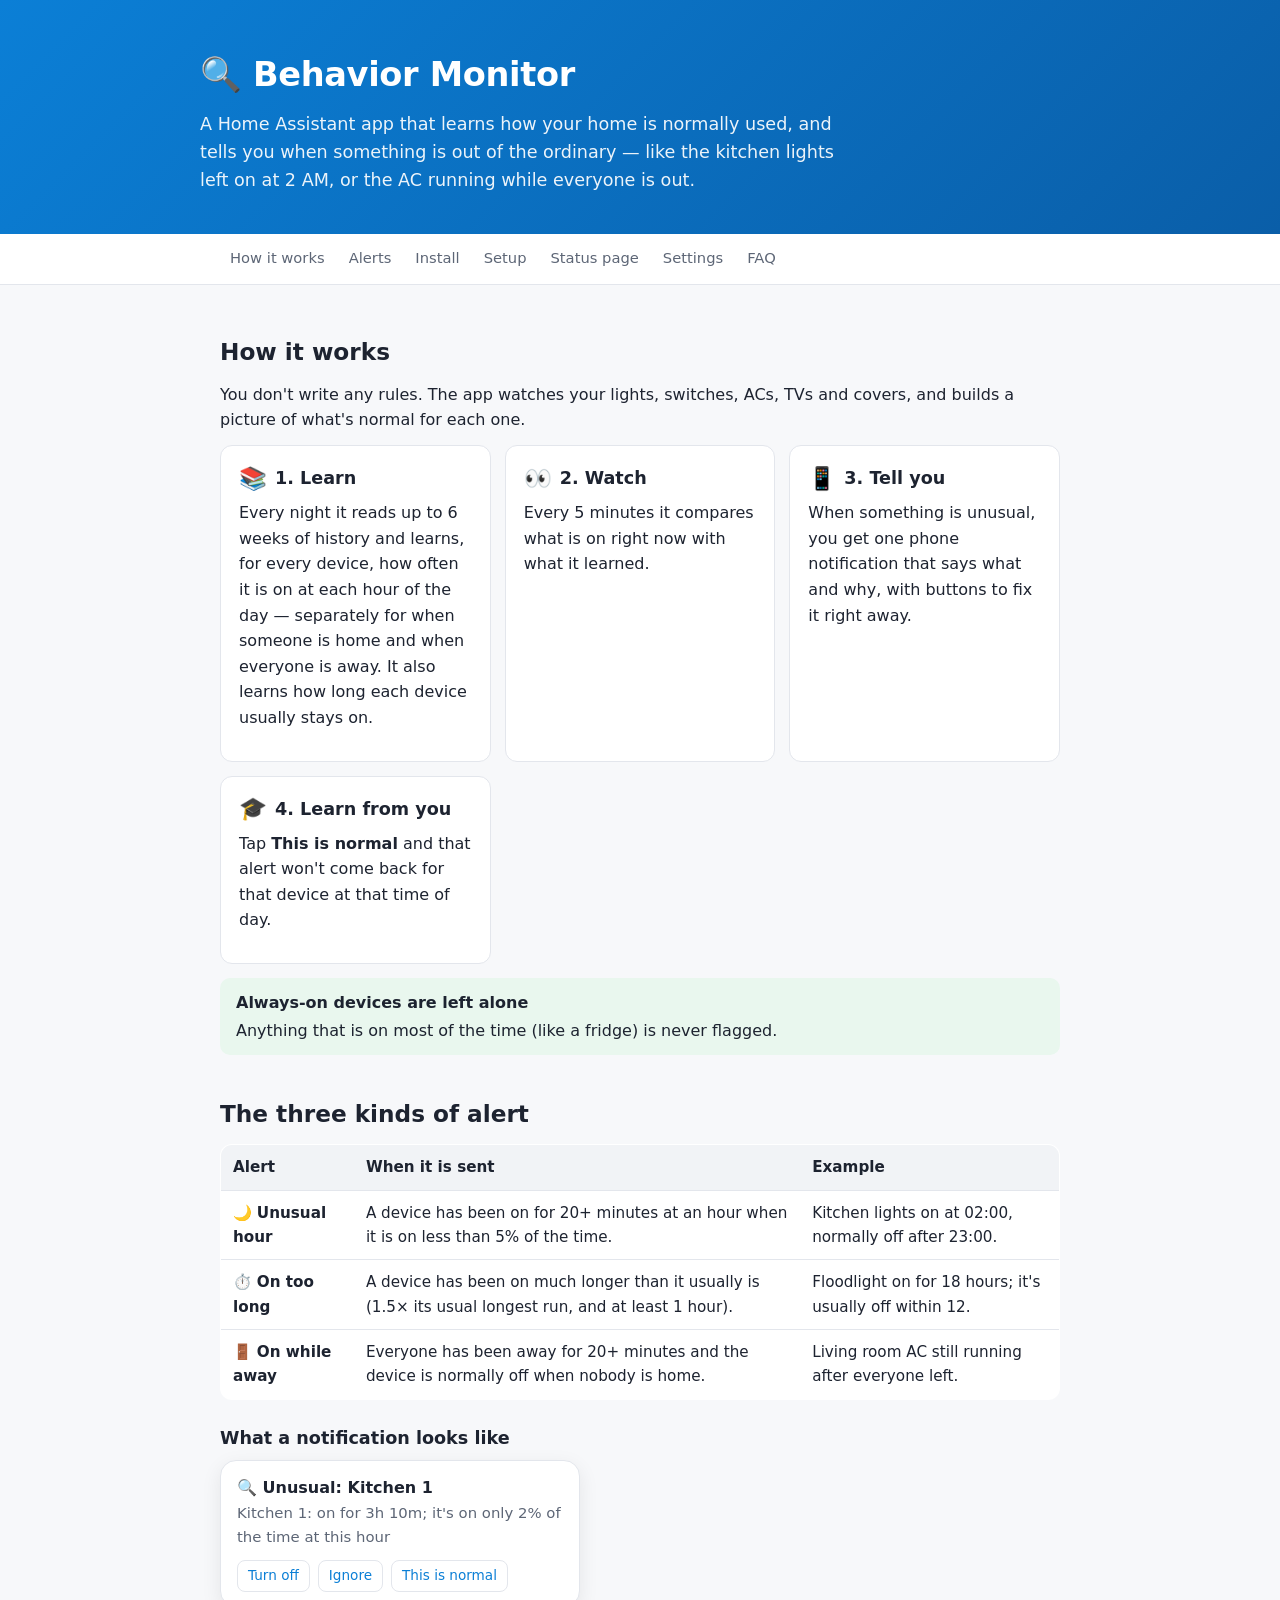
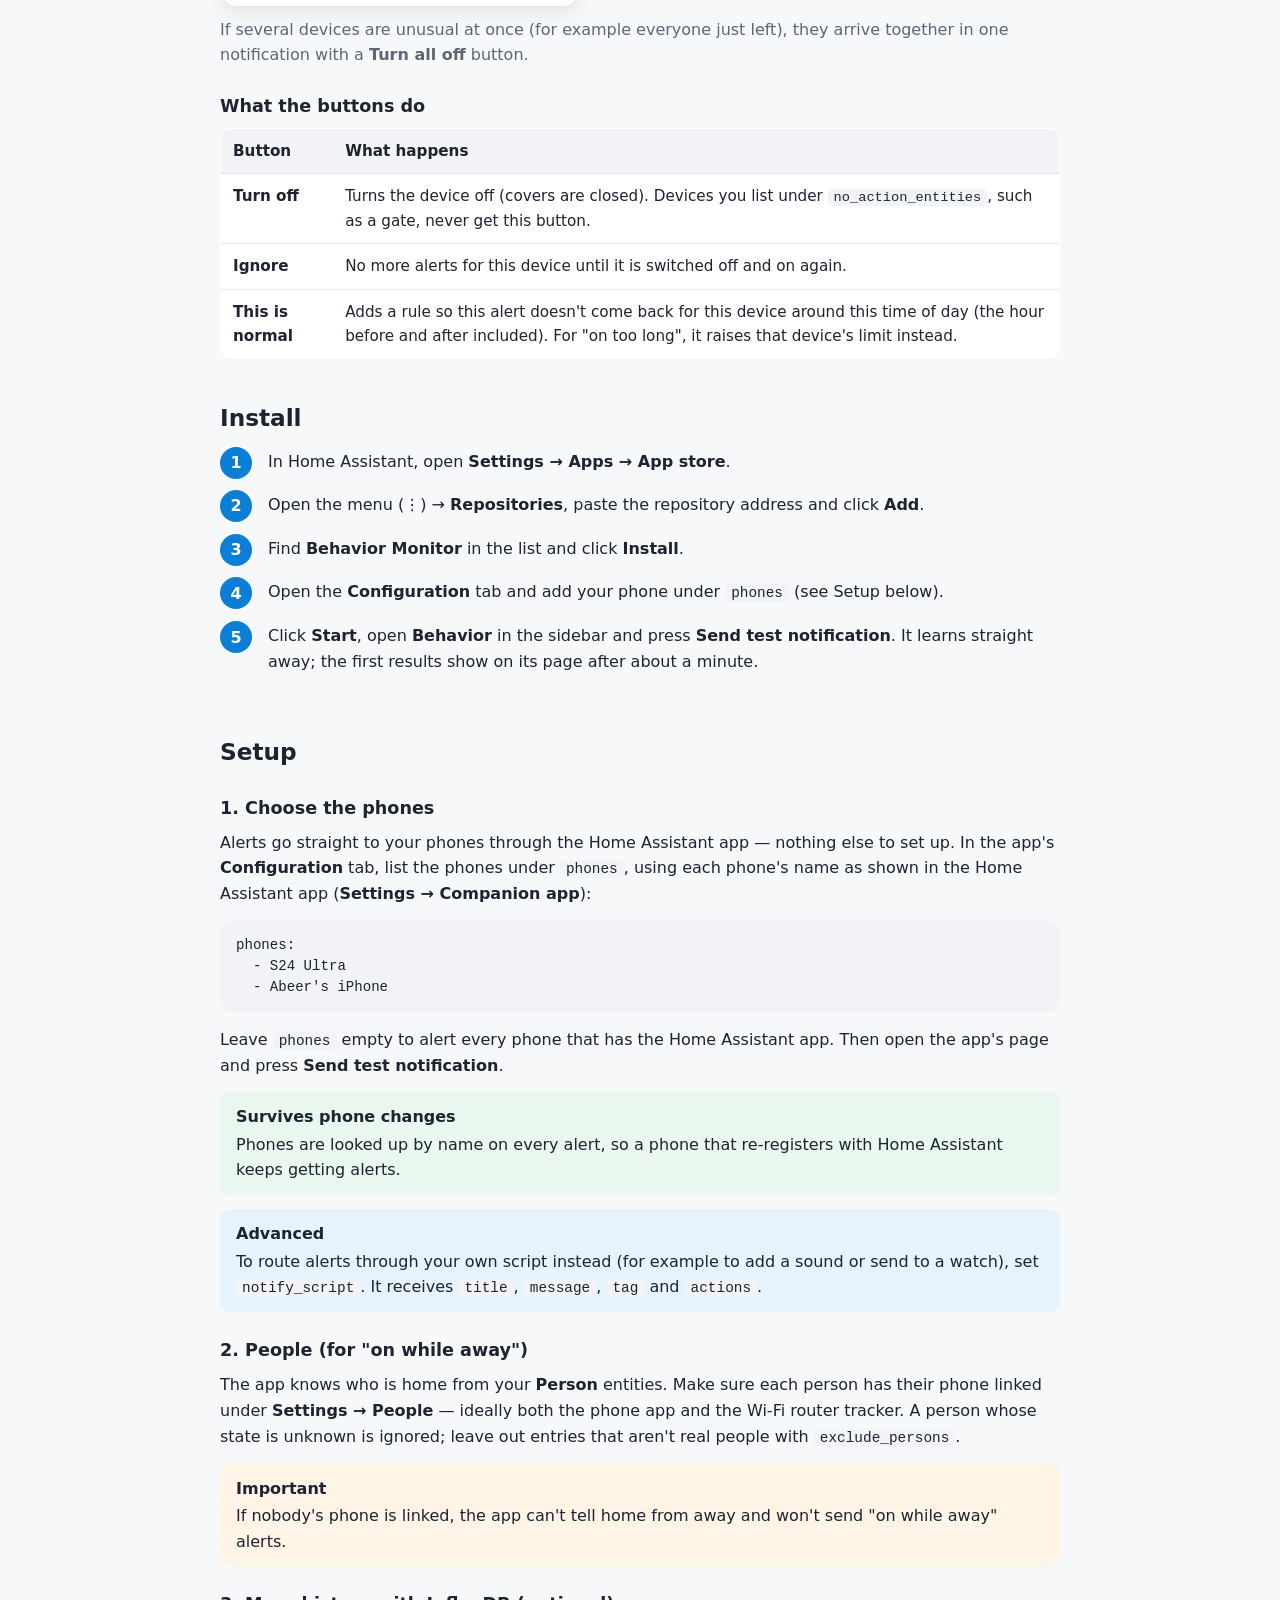
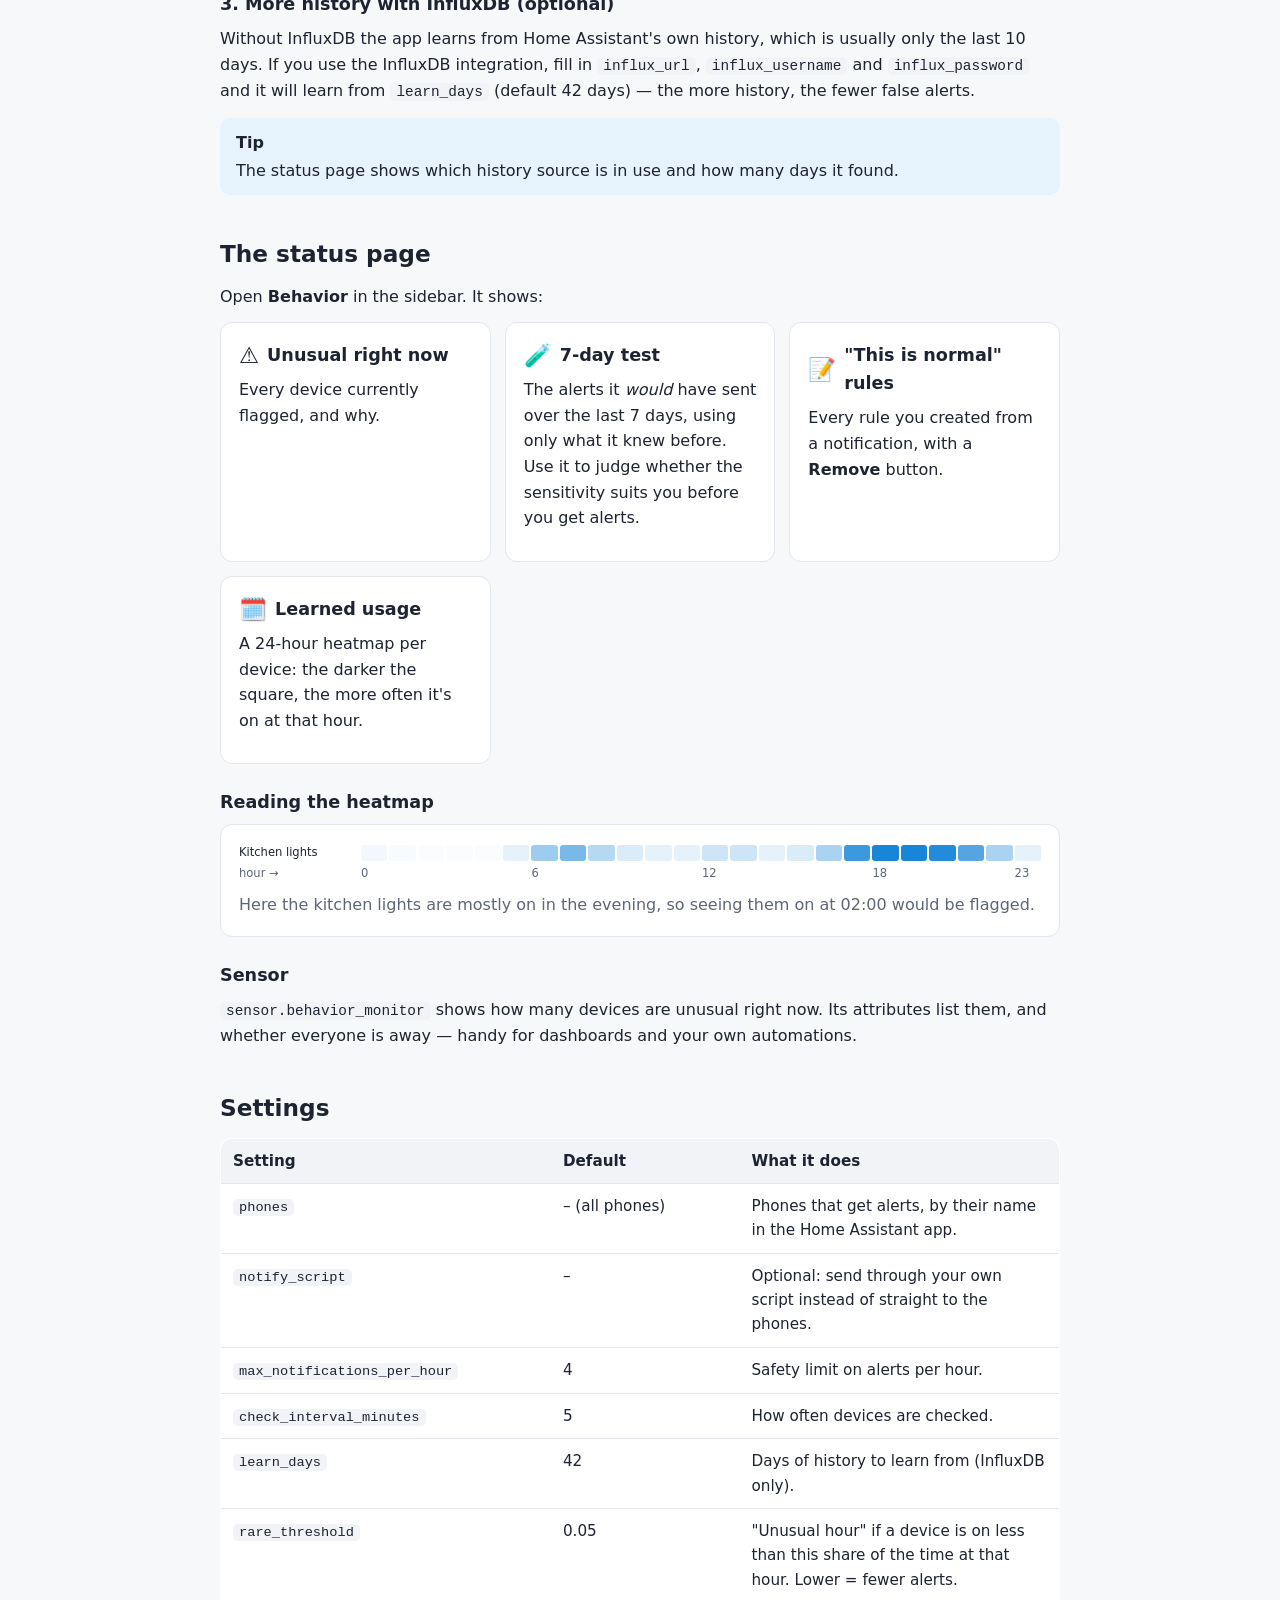
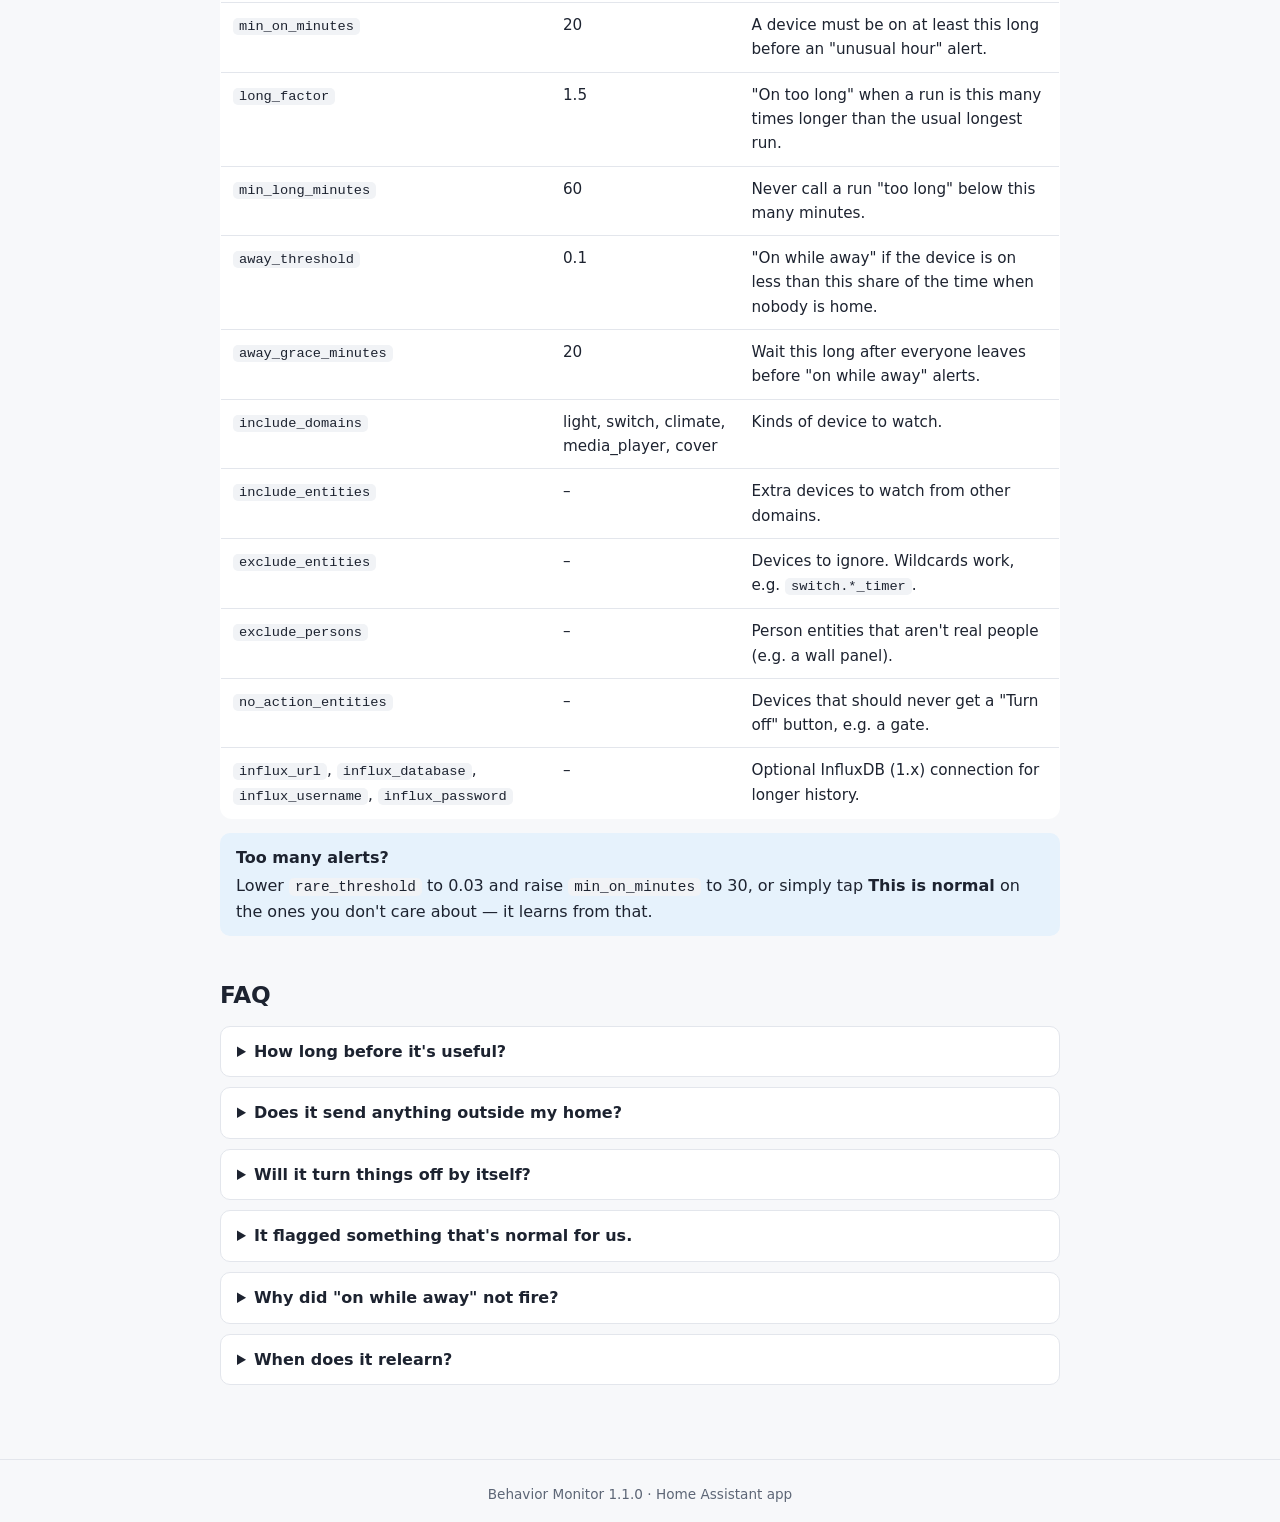
<file: behavior_monitor/docs/index.html>
<!DOCTYPE html>
<html lang="en">
<head>
<meta charset="utf-8">
<meta name="viewport" content="width=device-width, initial-scale=1">
<title>Behavior Monitor – User Guide</title>
<style>
  :root {
    --bg: #f7f8fa; --card: #ffffff; --text: #1d2330; --muted: #5d6676; --line: #e3e6ec;
    --accent: #0b7fd6; --accent-soft: #e6f2fc; --warn: #b45309; --warn-soft: #fff4e5;
    --ok: #15803d; --ok-soft: #e9f7ee; --code: #f1f3f6;
  }
  @media (prefers-color-scheme: dark) {
    :root {
      --bg: #11151c; --card: #1a2029; --text: #e7eaf0; --muted: #9aa3b2; --line: #2a313c;
      --accent: #4aa8f0; --accent-soft: #17293a; --warn: #f0a24a; --warn-soft: #2e2416;
      --ok: #4ccf7c; --ok-soft: #16291e; --code: #222a35;
    }
  }
  * { box-sizing: border-box; }
  body { margin: 0; font: 16px/1.6 system-ui, -apple-system, "Segoe UI", Roboto, sans-serif; background: var(--bg); color: var(--text); }
  header { background: linear-gradient(135deg, #0b7fd6, #0a5ea8); color: #fff; padding: 48px 20px 40px; }
  header .wrap { max-width: 880px; margin: 0 auto; }
  header h1 { margin: 0 0 8px; font-size: 2.1rem; letter-spacing: -0.01em; }
  header p { margin: 0; font-size: 1.1rem; opacity: .92; max-width: 640px; }
  nav { position: sticky; top: 0; z-index: 2; background: var(--card); border-bottom: 1px solid var(--line); }
  nav .wrap { max-width: 880px; margin: 0 auto; padding: 0 20px; display: flex; gap: 4px; overflow-x: auto; }
  nav a { color: var(--muted); text-decoration: none; padding: 12px 10px; white-space: nowrap; font-size: .92rem; border-bottom: 2px solid transparent; }
  nav a:hover { color: var(--accent); border-bottom-color: var(--accent); }
  main { max-width: 880px; margin: 0 auto; padding: 8px 20px 64px; }
  section { margin-top: 40px; }
  h2 { font-size: 1.45rem; margin: 0 0 12px; }
  h3 { font-size: 1.1rem; margin: 24px 0 8px; }
  p { margin: 0 0 12px; }
  .muted { color: var(--muted); }
  .grid { display: grid; gap: 14px; grid-template-columns: repeat(auto-fit, minmax(240px, 1fr)); }
  .card { background: var(--card); border: 1px solid var(--line); border-radius: 12px; padding: 18px; }
  .card h3 { margin-top: 0; display: flex; align-items: center; gap: 8px; }
  .icon { font-size: 1.4rem; line-height: 1; }
  .steps { counter-reset: s; list-style: none; padding: 0; margin: 0; }
  .steps li { counter-increment: s; position: relative; padding: 0 0 18px 48px; }
  .steps li::before { content: counter(s); position: absolute; left: 0; top: -2px; width: 32px; height: 32px; border-radius: 50%; background: var(--accent); color: #fff; display: grid; place-items: center; font-weight: 600; }
  .note { border-radius: 10px; padding: 12px 16px; margin: 14px 0; }
  .note.tip { background: var(--accent-soft); }
  .note.warn { background: var(--warn-soft); }
  .note.ok { background: var(--ok-soft); }
  .note strong { display: block; margin-bottom: 2px; }
  code { background: var(--code); padding: 1px 6px; border-radius: 5px; font-size: .9em; }
  pre { background: var(--code); padding: 14px 16px; border-radius: 10px; overflow-x: auto; font-size: .88rem; line-height: 1.5; }
  table { width: 100%; border-collapse: collapse; background: var(--card); border: 1px solid var(--line); border-radius: 12px; overflow: hidden; font-size: .95rem; }
  th, td { text-align: left; padding: 10px 12px; border-bottom: 1px solid var(--line); vertical-align: top; }
  th { background: var(--code); font-weight: 600; }
  tr:last-child td { border-bottom: 0; }
  .phone { max-width: 360px; background: var(--card); border: 1px solid var(--line); border-radius: 16px; padding: 14px 16px; box-shadow: 0 6px 20px rgba(0,0,0,.08); }
  .phone .t { font-weight: 600; }
  .phone .b { color: var(--muted); font-size: .93rem; margin: 2px 0 10px; }
  .phone .btns { display: flex; gap: 8px; flex-wrap: wrap; }
  .phone .btns span { border: 1px solid var(--line); border-radius: 8px; padding: 4px 10px; font-size: .85rem; color: var(--accent); }
  .heat { display: grid; grid-template-columns: 120px repeat(24, 1fr); gap: 2px; font-size: .72rem; align-items: center; }
  .heat div.c { height: 16px; border-radius: 3px; background: var(--accent); }
  .faq details { background: var(--card); border: 1px solid var(--line); border-radius: 10px; padding: 12px 16px; margin-bottom: 10px; }
  .faq summary { cursor: pointer; font-weight: 600; }
  .faq details[open] summary { margin-bottom: 8px; }
  footer { text-align: center; color: var(--muted); font-size: .85rem; padding: 24px; border-top: 1px solid var(--line); }
</style>
</head>
<body>

<header>
  <div class="wrap">
    <h1>🔍 Behavior Monitor</h1>
    <p>A Home Assistant app that learns how your home is normally used, and tells you when something is out of the ordinary — like the kitchen lights left on at 2&nbsp;AM, or the AC running while everyone is out.</p>
  </div>
</header>

<nav><div class="wrap">
  <a href="#how">How it works</a>
  <a href="#alerts">Alerts</a>
  <a href="#install">Install</a>
  <a href="#setup">Setup</a>
  <a href="#page">Status page</a>
  <a href="#settings">Settings</a>
  <a href="#faq">FAQ</a>
</div></nav>

<main>

<section id="how">
  <h2>How it works</h2>
  <p>You don't write any rules. The app watches your lights, switches, ACs, TVs and covers, and builds a picture of what's normal for each one.</p>
  <div class="grid">
    <div class="card"><h3><span class="icon">📚</span> 1. Learn</h3>
      <p>Every night it reads up to 6 weeks of history and learns, for every device, how often it is on at each hour of the day — separately for when someone is home and when everyone is away. It also learns how long each device usually stays on.</p></div>
    <div class="card"><h3><span class="icon">👀</span> 2. Watch</h3>
      <p>Every 5 minutes it compares what is on right now with what it learned.</p></div>
    <div class="card"><h3><span class="icon">📱</span> 3. Tell you</h3>
      <p>When something is unusual, you get one phone notification that says what and why, with buttons to fix it right away.</p></div>
    <div class="card"><h3><span class="icon">🎓</span> 4. Learn from you</h3>
      <p>Tap <b>This is normal</b> and that alert won't come back for that device at that time of day.</p></div>
  </div>
  <div class="note ok"><strong>Always-on devices are left alone</strong>Anything that is on most of the time (like a fridge) is never flagged.</div>
</section>

<section id="alerts">
  <h2>The three kinds of alert</h2>
  <table>
    <tr><th>Alert</th><th>When it is sent</th><th>Example</th></tr>
    <tr><td>🌙 <b>Unusual hour</b></td><td>A device has been on for 20+ minutes at an hour when it is on less than 5% of the time.</td><td>Kitchen lights on at 02:00, normally off after 23:00.</td></tr>
    <tr><td>⏱️ <b>On too long</b></td><td>A device has been on much longer than it usually is (1.5× its usual longest run, and at least 1 hour).</td><td>Floodlight on for 18 hours; it's usually off within 12.</td></tr>
    <tr><td>🚪 <b>On while away</b></td><td>Everyone has been away for 20+ minutes and the device is normally off when nobody is home.</td><td>Living room AC still running after everyone left.</td></tr>
  </table>

  <h3>What a notification looks like</h3>
  <div class="phone">
    <div class="t">🔍 Unusual: Kitchen 1</div>
    <div class="b">Kitchen 1: on for 3h 10m; it's on only 2% of the time at this hour</div>
    <div class="btns"><span>Turn off</span><span>Ignore</span><span>This is normal</span></div>
  </div>
  <p class="muted" style="margin-top:10px">If several devices are unusual at once (for example everyone just left), they arrive together in one notification with a <b>Turn all off</b> button.</p>

  <h3>What the buttons do</h3>
  <table>
    <tr><th>Button</th><th>What happens</th></tr>
    <tr><td><b>Turn off</b></td><td>Turns the device off (covers are closed). Devices you list under <code>no_action_entities</code>, such as a gate, never get this button.</td></tr>
    <tr><td><b>Ignore</b></td><td>No more alerts for this device until it is switched off and on again.</td></tr>
    <tr><td><b>This is normal</b></td><td>Adds a rule so this alert doesn't come back for this device around this time of day (the hour before and after included). For "on too long", it raises that device's limit instead.</td></tr>
  </table>
</section>

<section id="install">
  <h2>Install</h2>
  <ol class="steps">
    <li>In Home Assistant, open <b>Settings → Apps → App store</b>.</li>
    <li>Open the menu (⋮) → <b>Repositories</b>, paste the repository address and click <b>Add</b>.</li>
    <li>Find <b>Behavior Monitor</b> in the list and click <b>Install</b>.</li>
    <li>Open the <b>Configuration</b> tab and add your phone under <code>phones</code> (see Setup below).</li>
    <li>Click <b>Start</b>, open <b>Behavior</b> in the sidebar and press <b>Send test notification</b>. It learns straight away; the first results show on its page after about a minute.</li>
  </ol>
</section>

<section id="setup">
  <h2>Setup</h2>

  <h3>1. Choose the phones</h3>
  <p>Alerts go straight to your phones through the Home Assistant app — nothing else to set up. In the app's <b>Configuration</b> tab, list the phones under <code>phones</code>, using each phone's name as shown in the Home Assistant app (<b>Settings → Companion app</b>):</p>
<pre>phones:
  - S24 Ultra
  - Abeer's iPhone</pre>
  <p>Leave <code>phones</code> empty to alert every phone that has the Home Assistant app. Then open the app's page and press <b>Send test notification</b>.</p>
  <div class="note ok"><strong>Survives phone changes</strong>Phones are looked up by name on every alert, so a phone that re-registers with Home Assistant keeps getting alerts.</div>
  <div class="note tip"><strong>Advanced</strong>To route alerts through your own script instead (for example to add a sound or send to a watch), set <code>notify_script</code>. It receives <code>title</code>, <code>message</code>, <code>tag</code> and <code>actions</code>.</div>

  <h3>2. People (for "on while away")</h3>
  <p>The app knows who is home from your <b>Person</b> entities. Make sure each person has their phone linked under <b>Settings → People</b> — ideally both the phone app and the Wi-Fi router tracker. A person whose state is unknown is ignored; leave out entries that aren't real people with <code>exclude_persons</code>.</p>
  <div class="note warn"><strong>Important</strong>If nobody's phone is linked, the app can't tell home from away and won't send "on while away" alerts.</div>

  <h3>3. More history with InfluxDB (optional)</h3>
  <p>Without InfluxDB the app learns from Home Assistant's own history, which is usually only the last 10 days. If you use the InfluxDB integration, fill in <code>influx_url</code>, <code>influx_username</code> and <code>influx_password</code> and it will learn from <code>learn_days</code> (default 42 days) — the more history, the fewer false alerts.</p>
  <div class="note tip"><strong>Tip</strong>The status page shows which history source is in use and how many days it found.</div>
</section>

<section id="page">
  <h2>The status page</h2>
  <p>Open <b>Behavior</b> in the sidebar. It shows:</p>
  <div class="grid">
    <div class="card"><h3><span class="icon">⚠️</span> Unusual right now</h3><p>Every device currently flagged, and why.</p></div>
    <div class="card"><h3><span class="icon">🧪</span> 7-day test</h3><p>The alerts it <i>would</i> have sent over the last 7 days, using only what it knew before. Use it to judge whether the sensitivity suits you before you get alerts.</p></div>
    <div class="card"><h3><span class="icon">📝</span> "This is normal" rules</h3><p>Every rule you created from a notification, with a <b>Remove</b> button.</p></div>
    <div class="card"><h3><span class="icon">🗓️</span> Learned usage</h3><p>A 24-hour heatmap per device: the darker the square, the more often it's on at that hour.</p></div>
  </div>
  <h3>Reading the heatmap</h3>
  <div class="card">
    <div class="heat" aria-label="Example heatmap">
      <div>Kitchen lights</div>
      <div class="c" style="opacity:.05"></div><div class="c" style="opacity:.03"></div><div class="c" style="opacity:.02"></div><div class="c" style="opacity:.02"></div><div class="c" style="opacity:.02"></div><div class="c" style="opacity:.1"></div><div class="c" style="opacity:.4"></div><div class="c" style="opacity:.55"></div><div class="c" style="opacity:.3"></div><div class="c" style="opacity:.15"></div><div class="c" style="opacity:.1"></div><div class="c" style="opacity:.1"></div><div class="c" style="opacity:.2"></div><div class="c" style="opacity:.2"></div><div class="c" style="opacity:.1"></div><div class="c" style="opacity:.15"></div><div class="c" style="opacity:.35"></div><div class="c" style="opacity:.8"></div><div class="c" style="opacity:.95"></div><div class="c" style="opacity:.95"></div><div class="c" style="opacity:.9"></div><div class="c" style="opacity:.7"></div><div class="c" style="opacity:.35"></div><div class="c" style="opacity:.1"></div>
      <div class="muted">hour →</div><div class="muted">0</div><div></div><div></div><div></div><div></div><div></div><div class="muted">6</div><div></div><div></div><div></div><div></div><div></div><div class="muted">12</div><div></div><div></div><div></div><div></div><div></div><div class="muted">18</div><div></div><div></div><div></div><div></div><div class="muted">23</div>
    </div>
    <p class="muted" style="margin:10px 0 0">Here the kitchen lights are mostly on in the evening, so seeing them on at 02:00 would be flagged.</p>
  </div>
  <h3>Sensor</h3>
  <p><code>sensor.behavior_monitor</code> shows how many devices are unusual right now. Its attributes list them, and whether everyone is away — handy for dashboards and your own automations.</p>
</section>

<section id="settings">
  <h2>Settings</h2>
  <table>
    <tr><th>Setting</th><th>Default</th><th>What it does</th></tr>
    <tr><td><code>phones</code></td><td>– (all phones)</td><td>Phones that get alerts, by their name in the Home Assistant app.</td></tr>
    <tr><td><code>notify_script</code></td><td>–</td><td>Optional: send through your own script instead of straight to the phones.</td></tr>
    <tr><td><code>max_notifications_per_hour</code></td><td>4</td><td>Safety limit on alerts per hour.</td></tr>
    <tr><td><code>check_interval_minutes</code></td><td>5</td><td>How often devices are checked.</td></tr>
    <tr><td><code>learn_days</code></td><td>42</td><td>Days of history to learn from (InfluxDB only).</td></tr>
    <tr><td><code>rare_threshold</code></td><td>0.05</td><td>"Unusual hour" if a device is on less than this share of the time at that hour. Lower = fewer alerts.</td></tr>
    <tr><td><code>min_on_minutes</code></td><td>20</td><td>A device must be on at least this long before an "unusual hour" alert.</td></tr>
    <tr><td><code>long_factor</code></td><td>1.5</td><td>"On too long" when a run is this many times longer than the usual longest run.</td></tr>
    <tr><td><code>min_long_minutes</code></td><td>60</td><td>Never call a run "too long" below this many minutes.</td></tr>
    <tr><td><code>away_threshold</code></td><td>0.1</td><td>"On while away" if the device is on less than this share of the time when nobody is home.</td></tr>
    <tr><td><code>away_grace_minutes</code></td><td>20</td><td>Wait this long after everyone leaves before "on while away" alerts.</td></tr>
    <tr><td><code>include_domains</code></td><td>light, switch, climate, media_player, cover</td><td>Kinds of device to watch.</td></tr>
    <tr><td><code>include_entities</code></td><td>–</td><td>Extra devices to watch from other domains.</td></tr>
    <tr><td><code>exclude_entities</code></td><td>–</td><td>Devices to ignore. Wildcards work, e.g. <code>switch.*_timer</code>.</td></tr>
    <tr><td><code>exclude_persons</code></td><td>–</td><td>Person entities that aren't real people (e.g. a wall panel).</td></tr>
    <tr><td><code>no_action_entities</code></td><td>–</td><td>Devices that should never get a "Turn off" button, e.g. a gate.</td></tr>
    <tr><td><code>influx_url</code>, <code>influx_database</code>, <code>influx_username</code>, <code>influx_password</code></td><td>–</td><td>Optional InfluxDB (1.x) connection for longer history.</td></tr>
  </table>
  <div class="note tip"><strong>Too many alerts?</strong>Lower <code>rare_threshold</code> to 0.03 and raise <code>min_on_minutes</code> to 30, or simply tap <b>This is normal</b> on the ones you don't care about — it learns from that.</div>
</section>

<section id="faq" class="faq">
  <h2>FAQ</h2>
  <details><summary>How long before it's useful?</summary><p>It needs at least 5 days of history for a device before it alerts on it. With InfluxDB that's usually immediate; with Home Assistant's own history, expect about a week.</p></details>
  <details><summary>Does it send anything outside my home?</summary><p>No. Everything runs on your Home Assistant. Alerts go only to your own phones through the Home Assistant app.</p></details>
  <details><summary>Will it turn things off by itself?</summary><p>Never. It only turns something off when you tap <b>Turn off</b> on an alert.</p></details>
  <details><summary>It flagged something that's normal for us.</summary><p>Tap <b>This is normal</b>. If you change your mind, remove the rule on the status page.</p></details>
  <details><summary>Why did "on while away" not fire?</summary><p>Check that every person's phone is linked under Settings → People, and that the person entities show <i>home</i> / <i>away</i> correctly. Unknown people are ignored.</p></details>
  <details><summary>When does it relearn?</summary><p>Every night after 03:00, and every time the app starts. You can also click <b>Learn again now</b> on the status page.</p></details>
</section>

</main>
<footer>Behavior Monitor 1.1.0 · Home Assistant app</footer>
</body>
</html>
</file>
